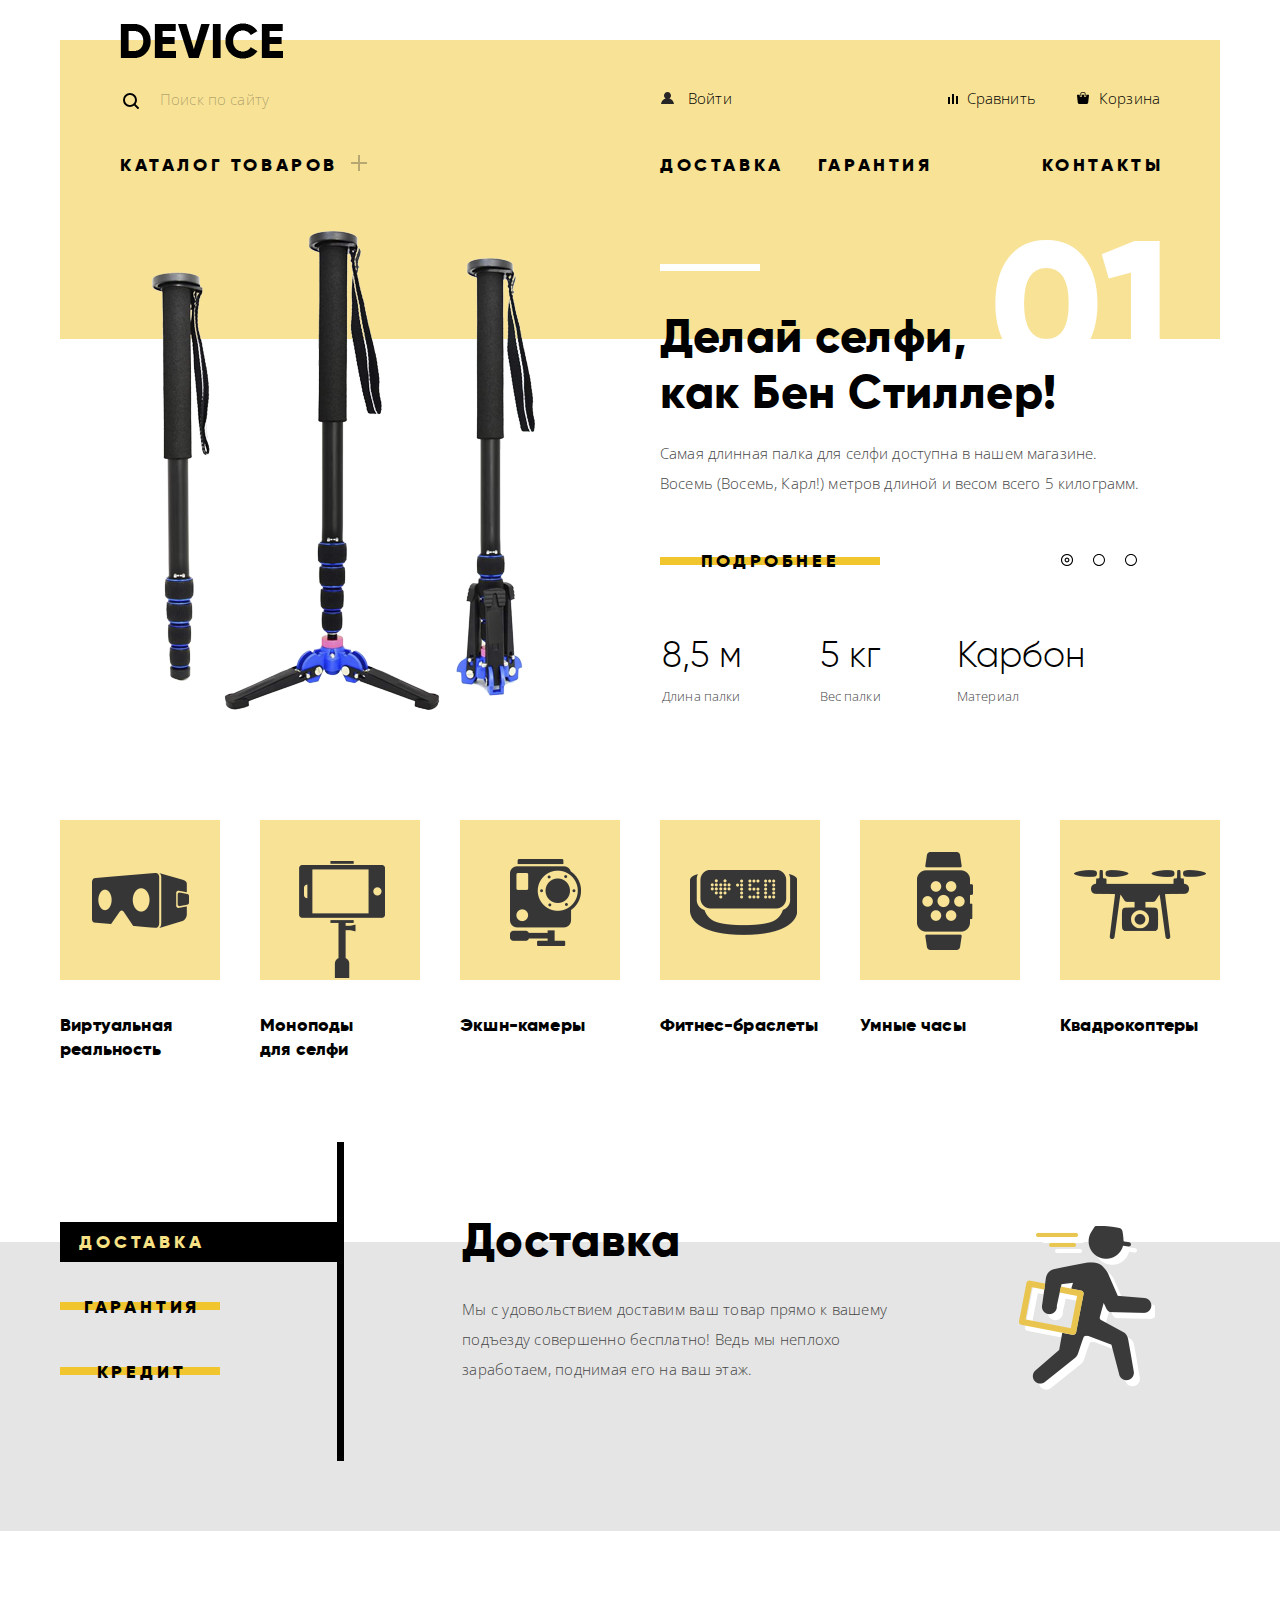
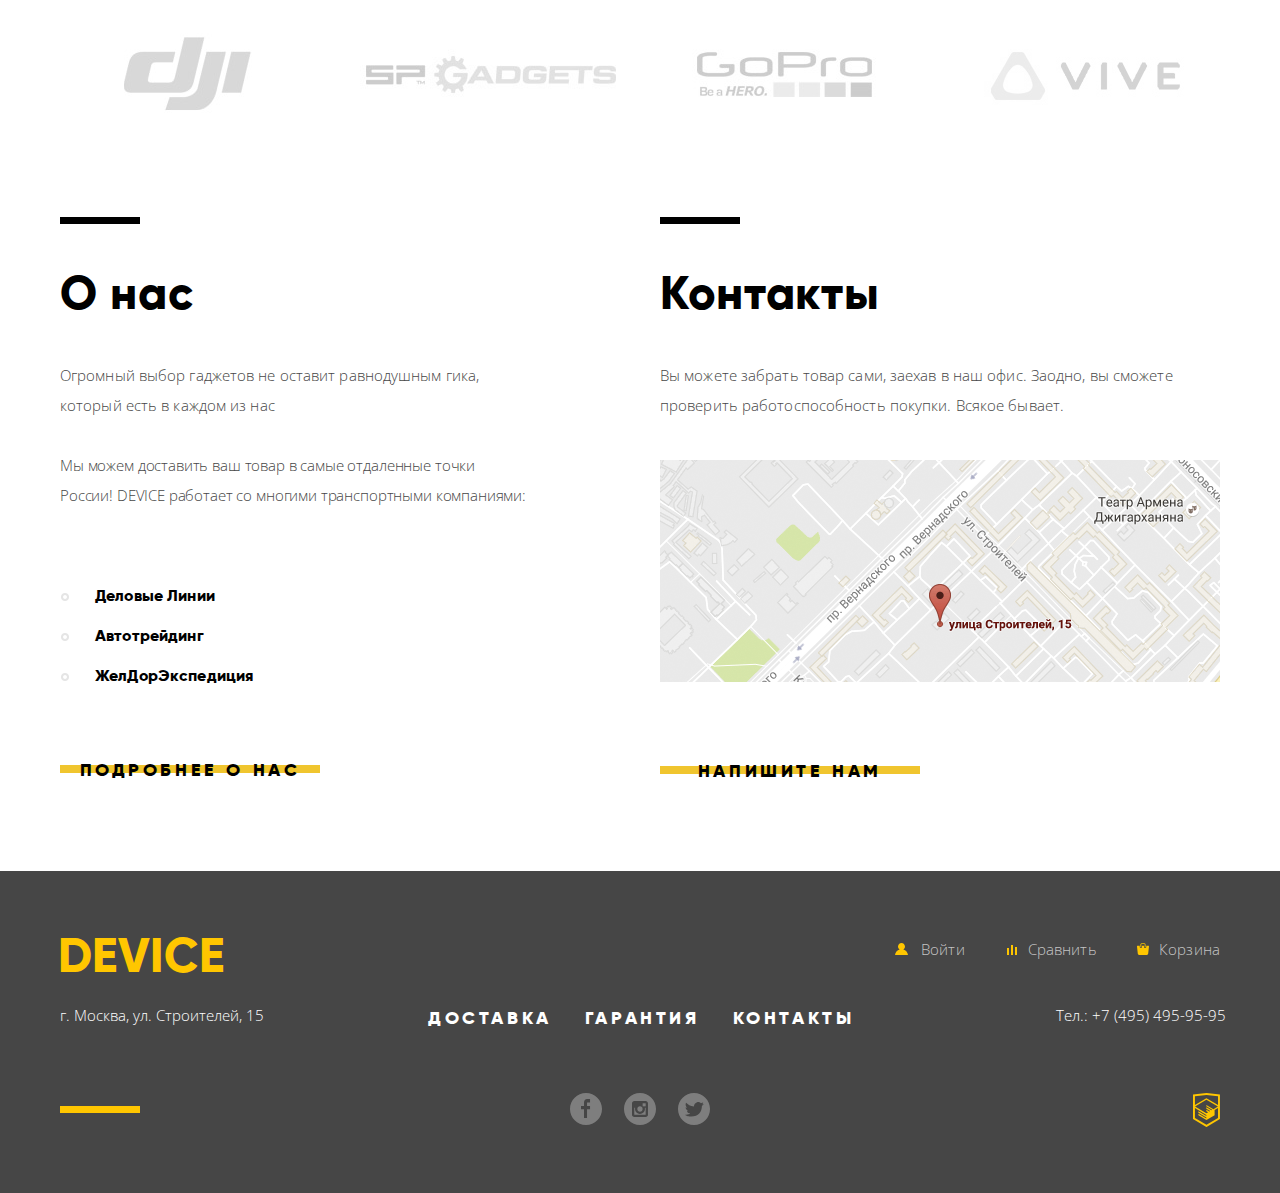
<file: index.html>
<!DOCTYPE html>
<html lang="ru">
<head>
  <meta charset="UTF-8">
  <meta name="format-detection" content="telephone=no">
  <title>Device</title>
  <link href="https://fonts.googleapis.com/css?family=Open+Sans:300,400&amp;subset=cyrillic" rel="stylesheet">
  <link rel="stylesheet" href="css/normalize.css">
  <link href="css/style.min.css" rel="stylesheet">
</head>
<body>
<div class="container">
  <header class="main-header">
    <div class="main-navigation-wrapper">
      <a class="logo"><img class="logo-img" src="img/logo.png" alt="Логотип Device" width="163" height="36"></a>
      <form class="header-form" action="#" method="get">
        <input type="search" name="search" class="header-form-search" placeholder="Поиск по сайту">
        <button class="form-search-btn" type="submit">Найти</button>
      </form>
      <div class="site-navigation">
        <ul class="site-navigation-list user-navigation-list">
          <li><a class="site-navigation-item navigation-item-user" href="#">Войти</a></li>
        </ul>
        <ul class="site-navigation-list store-navigation-list">
          <li><a class="site-navigation-item navigation-item-compare" href="#">Сравнить</a></li>
          <li><a class="site-navigation-item navigation-item-cart" href="#">Корзина</a></li>
        </ul>
      </div>
      <nav class="main-navigation">
        <ul class="goods-navigation">
          <li class="goods-navigation-item"><a href="#">каталог товаров</a>
            <div class="appearing-menu-wrapper">
              <ul class="goods-camera">
                <li class="appearing-menu-item"><a href="#">Виртуальная реальность</a></li>
                <li class="appearing-menu-item"><a href="catalog.html">Моноподы для селфи</a></li>
                <li class="appearing-menu-item"><a href="#">Экшн-камеры</a></li>
              </ul>
              <ul class="goods-watch">
                <li class="appearing-menu-item"><a href="#">Фитнес-браслеты</a></li>
                <li class="appearing-menu-item"><a href="#">Умные часы</a></li>
              </ul>
              <ul class="goods-copters">
                <li class="appearing-menu-item"><a href="#">Квадрокоптеры</a></li>
              </ul>
            </div>
          </li>
          <li class="goods-navigation-item"><a href="#">доставка</a></li>
          <li class="goods-navigation-item"><a href="#">гарантия</a></li>
          <li class="goods-navigation-item"><a href="#">контакты</a>
          </li>
        </ul>
      </nav>
    </div>
  </header>
</div>
<main>
  <h1 class="visually-hidden">Device</h1>
  <section class="slider">
    <h2 class="visually-hidden">Слайдер</h2>
    <div class="container">
      <input type="radio" name="toggle" id="slide1" checked>
      <input type="radio" name="toggle" id="slide2">
      <input type="radio" name="toggle" id="slide3">
      <div class="slider-item slider-first-item">
        <img src="img/slider-1.png" alt="Селфи-палка" width="384" height="486">
        <div class="slider-info">
          <p>Делай селфи, как&nbsp;Бен&nbsp;Стиллер!</p>
          <p>Самая длинная палка для селфи доступна в нашем магазине. Восемь (Восемь, Карл!) метров длиной и весом
            всего 5 килограмм.
          </p>
          <p><a class="slider-link" href="#">подробнее</a></p>
          <table class="slider-feature">
            <tr>
              <th>8,5 м</th>
              <th>5 кг</th>
              <th>Карбон</th>
            </tr>
            <tr>
              <td>Длина палки</td>
              <td>Вес палки</td>
              <td>Материал</td>
            </tr>
          </table>
        </div>
      </div>
      <div class="slider-item slider-second-item">
        <img src="img/slider-2.png" alt="фитнес-браслет" width="345" height="485">
        <div class="slider-info">
          <p><b>Худеем правильно!</b></p>
          <p>Мотивирующие фитнес-браслеты помогут найти в себе силы не пропускать занятия и соблюдать диету.
          </p>
          <p><a class="slider-link" href="#">подробнее</a></p>
          <table class="slider-feature">
            <tr>
              <th>48 часов</th>
            </tr>
            <tr>
              <td>Без подзарядки</td>
            </tr>
          </table>
        </div>
      </div>
      <div class="slider-item slider-third-item">
        <img src="img/slider-3.png" alt="квадрокоптер" width="526" height="334">
        <div class="slider-info">
          <p><b>Порхает как бабочка, жалит как пчела!</b></p>
          <p>Этот обычный, на первый взгляд, квадрокоптер оснащен мощным лазером, замаскированным под стандартную
            камеру.
          </p>
          <p><a class="slider-link" href="#">подробнее</a></p>
          <table class="slider-feature">
            <tr>
              <th>800 м</th>
              <th>50 м</th>
            </tr>
            <tr>
              <td>Дальность полета</td>
              <td>Радиус поражения</td>
            </tr>
          </table>
        </div>
      </div>
      <div class="slider-controls">
        <label for="slide1"></label>
        <label for="slide2"></label>
        <label for="slide3"></label>
      </div>
    </div>
  </section>
  <section class="popular">
    <h2 class="visually-hidden">Популярные товары</h2>
    <div class="container">
      <ul class="popular-goods">
        <li class="popular-goods-item">
          <p class="popular-goods-picture">
            <a href="catalog.html"><img src="img/popular-1.png" alt="Виртуальная реальность" width="97" height="55"></a>
          </p>
          <p><a href="catalog.html">Виртуальная реальность</a></p>
        </li>
        <li class="popular-goods-item">
          <p class="popular-goods-picture">
            <a href="catalog.html"><img src="img/popular-2.png" alt="Моноподы для селфи" width="86" height="117"></a>
          </p>
          <p>
            <a href="catalog.html">Моноподы для&nbsp;селфи</a>
          </p>
        </li>
        <li class="popular-goods-item">
          <p class="popular-goods-picture">
            <a href="catalog.html"><img src="img/popular-3.png" alt="Экшн-камеры" width="71" height="87"></a>
          </p>
          <p>
            <a href="catalog.html">Экшн-камеры</a>
          </p>
        </li>
        <li class="popular-goods-item">
          <p class="popular-goods-picture">
            <a href="catalog.html"><img src="img/popular-4.png" alt="Фитнес-браслеты" width="107" height="65"></a>
          </p>
          <p>
            <a href="catalog.html">Фитнес-браслеты</a>
          </p>
        </li>
        <li class="popular-goods-item">
          <p class="popular-goods-picture">
            <a href="catalog.html"><img src="img/popular-5.png" alt="Умные часы" width="56" height="98"></a>
          </p>
          <p>
            <a href="catalog.html">Умные часы</a>
          </p>
        </li>
        <li class="popular-goods-item">
          <p class="popular-goods-picture">
            <a href="catalog.html"><img src="img/popular-6.png" alt="Квадрокоптеры" width="132" height="69"></a>
          </p>
          <p>
            <a href="catalog.html">Квадрокоптеры</a>
          </p>
        </li>
      </ul>
    </div>
  </section>
  <section class="services">
    <h2 class="visually-hidden">Сервисы</h2>
    <div class="container services-container">
      <input type="radio" name="toggle-2" id="services-slide1" checked>
      <input type="radio" name="toggle-2" id="services-slide2">
      <input type="radio" name="toggle-2" id="services-slide3">
      <div class="services-controls">
        <p class="services-controls-text"><label for="services-slide1">доставка</label></p>
        <p class="services-controls-text"><label for="services-slide2">гарантия</label></p>
        <p class="services-controls-text"><label for="services-slide3">кредит</label></p>
      </div>
      <div class="services-delivery services-item">
        <h3>Доставка</h3>
        <p>Мы с удовольствием доставим ваш товар прямо к вашему подъезду совершенно бесплатно! Ведь мы неплохо
          заработаем, поднимая его на ваш этаж.</p>
      </div>
      <div class="warranty services-item">
        <h3>Гарантия</h3>
        <p>Если из-за возгорания купленного у нас товара у вас сгорит дом — не переживайте, мы выдадим вам
          новый. Товар,&nbsp;не&nbsp;дом,&nbsp;конечно же.</p>
      </div>
      <div class="credit services-item">
        <h3>Кредит</h3>
        <p>Залезть в долговую яму стало проще! Кредитные консультанты подберут для вас наиболее выгодные условия
          кредита. Выгодные для нашего банка, разумеется.</p>
      </div>
    </div>
  </section>
  <section class="logotypes">
    <h2 class="visually-hidden">Логотипы партнеров</h2>
    <div class="container">
      <ul class="logotypes-list">
        <li><a href="#"><img src="img/logo-1.jpg" alt="Логотип партнеров" width="260" height="100"></a></li>
        <li><a href="#"><img src="img/logo-3-1.jpg" alt="Логотип партнеров" width="260" height="100"></a></li>
        <li><a href="#"><img src="img/logo-3.jpg" alt="Логотип партнеров" width="260" height="100"></a></li>
        <li><a href="#"><img src="img/logo-4.jpg" alt="Логотип партнеров" width="260" height="100"></a></li>
      </ul>
    </div>
  </section>
  <section class="about-us">
    <h2 class="visually-hidden">О нас</h2>
    <div class="container">
      <div class="about-us-wrapper">
        <div class="info">
          <h3>О нас</h3>
          <p>Огромный выбор гаджетов не оставит равнодушным гика, который&nbsp;есть&nbsp;в каждом из нас</p>
          <p>Мы можем доставить ваш товар в самые отдаленные точки России!&nbsp;DEVICE&nbsp;работает&nbsp;со&nbsp;многими
            транспортными
            компаниями:</p>
          <ul class="companies">
            <li><a href="#">Деловые Линии</a></li>
            <li><a href="#">Автотрейдинг</a></li>
            <li><a href="#">ЖелДорЭкспедиция</a></li>
          </ul>
          <p><a class="about-us-info" href="#">подробнее о нас</a></p>
        </div>
        <div class="contacts">
          <h3>Контакты</h3>
          <p>Вы можете забрать товар сами, заехав в наш офис. Заодно, вы сможете проверить работоспособность покупки.
            Всякое бывает.</p>
          <p><a class="map-link" href="https://www.google.com/maps/place/%D1%83%D0%BB.+%D0%A1%D1%82%D1%80%D0%BE%D0%B8%D1%82%D0%B5%D0%BB%D0%B5%D0%B9,+15/@55.6870214,37.527284,16.91z/data=!4m6!3m5!1s0x46b54cf65f5c8955:0x694710ccd55501e!4b1!8m2!3d55.687031!4d37.529618"><img src="img/map.png" width="560" height="222" alt="карта"></a></p>
          <p><a class="login-link" href="#">напишите нам</a></p>
        </div>
      </div>
    </div>
  </section>
  <div class="container">
    <section class="modal modal-login">
      <h2 class="visually-hidden">Личный кабинет</h2>
      <form class="appointment-form form" action="https://echo.htmlacademy.ru" method="post">
        <div class="modal-login-wrapper">
          <p class="appointment-item">
            <label for="appointment-name">Ваше имя:</label>
            <input type="text" name="login" id="appointment-name" placeholder="Имя Фамилия">
          </p>
          <p class="appointment-item">
            <label for="appointment-email">Ваш e-mail:</label>
            <input type="email" name="email" id="appointment-email" placeholder="email@example.com">
          </p>
          <p class="appointment-item">
            <label for="appointment-letter">Текст письма:</label>
            <textarea name="latter" id="appointment-letter" placeholder="В свободной форме" rows="7"></textarea>
          </p>
          <button class="button" type="submit">отправить</button>
        </div>
      </form>
      <button class="modal-close" type="button">
        <svg xmlns="http://www.w3.org/2000/svg" width="55" height="55" viewBox="0 0 55 55">
          <path fill="#F0C52E" d="M27.5 0C12.312 0 0 12.312 0 27.5S12.312 55 27.5 55 55 42.688 55 27.5 42.688 0 27.5 0zm11.476 37.072l-1.486 1.426-9.99-9.574-9.987 9.574-1.488-1.426 9.988-9.573-9.987-9.573 1.487-1.425 9.987 9.573 9.988-9.573 1.487 1.425-9.989 9.574 9.99 9.572z"/>
        </svg>
      </button>
    </section>
    <section class="modal modal-map">
      <h2 class="visually-hidden">Карта</h2>
      <iframe src="https://www.google.com/maps/embed?pb=!1m18!1m12!1m3!1d5386.60806563052!2d37.52907762905295!3d55.686453407612774!2m3!1f0!2f0!3f0!3m2!1i1024!2i768!4f13.1!3m3!1m2!1s0x46b54cf65f5c8955%3A0x694710ccd55501e!2z0YPQuy4g0KHRgtGA0L7QuNGC0LXQu9C10LksIDE1LCDQnNC-0YHQutCy0LAsIDExOTMxMQ!5e0!3m2!1sru!2sru!4v1535996930277" width="960" height="559" style="border:0" allowfullscreen></iframe>
      <button class="modal-close modal-map-close" type="button">
         <svg xmlns="http://www.w3.org/2000/svg" width="55" height="55" viewBox="0 0 55 55"><path fill="#F0C52E" d="M27.5 0C12.312 0 0 12.312 0 27.5S12.312 55 27.5 55 55 42.688 55 27.5 42.688 0 27.5 0zm11.476 37.072l-1.486 1.426-9.99-9.574-9.987 9.574-1.488-1.426 9.988-9.573-9.987-9.573 1.487-1.425 9.987 9.573 9.988-9.573 1.487 1.425-9.989 9.574 9.99 9.572z"/></svg>
      </button>
    </section>
  </div>
  <footer class="main-footer">
    <div class="container">
      <div class="footer-top">
        <a class="logo-footer" href="#">DEVICE</a>
        <ul class="footer-user-menu footer-user-list">
          <li class="footer-top-item"><a class="footer-link-user" href="#">
            <svg version="1.1" id="Layer_1" xmlns="http://www.w3.org/2000/svg" xmlns:xlink="http://www.w3.org/1999/xlink" x="0px" y="0px" width="13px" height="12px" viewBox="0 0 13 12" enable-background="new 0 0 13 12" xml:space="preserve"><path fill="#272525" d="M0.032,12h12.937c-0.163-2.643-2.074-4.837-4.671-5.543C9.306,5.846,9.985,4.75,9.985,3.485 C9.985,1.561,8.425,0,6.5,0S3.015,1.561,3.015,3.485c0,1.264,0.68,2.361,1.688,2.972C2.106,7.163,0.194,9.357,0.032,12z"/></svg>
            <span>Войти</span></a>
          </li>
        </ul>
        <ul class="footer-user-menu footer-store-list">
          <li class="footer-top-item"><a class="footer-link-compare" href="#">
            <svg version="1.1" id="Layer_1.1" xmlns="http://www.w3.org/2000/svg" xmlns:xlink="http://www.w3.org/1999/xlink" x="0px" y="0px" width="10px" height="10px" viewBox="0 0 10 10" enable-background="new 0 0 10 10" xml:space="preserve"><rect x="8" y="2" width="1.984" height="8"/><rect y="3" width="1.984" height="7"/><rect x="4" width="2" height="10"/></svg>
            <span>Сравнить</span></a></li>
          <li class="footer-top-item"><a class="footer-link-cart" href="#">
            <svg version="1.1" id="Layer_1.2" xmlns="http://www.w3.org/2000/svg" xmlns:xlink="http://www.w3.org/1999/xlink" x="0px" y="0px" width="12px" height="12px" viewBox="0 0 12 12" enable-background="new 0 0 12 12" xml:space="preserve">
              <g>
                <path d="M11.864,3.017c-0.082-0.098-0.203-0.154-0.327-0.154H9.225V4.09c0,0.563-0.484,1.022-1.08,1.022c-0.594,0-1.078-0.458-1.078-1.022V2.863H4.909V4.09c0,0.563-0.485,1.022-1.08,1.022c-0.595,0-1.078-0.458-1.078-1.022V2.863H0.438c-0.125,0-0.243,0.056-0.327,0.154C0.028,3.115-0.012,3.245,0.003,3.375l0.776,7.134c0.015,0.806,0.642,1.455,1.411,1.455h7.595c0.77,0,1.396-0.649,1.411-1.455l0.776-7.134C11.987,3.245,11.946,3.115,11.864,3.017z"/>
                <path d="M3.829,4.499c0.239,0,0.433-0.184,0.433-0.409V1.84c0-0.632,0.672-1.022,1.295-1.022h1.079c0.655,0,1.078,0.401,1.078,1.022v2.25c0,0.225,0.194,0.409,0.431,0.409c0.239,0,0.433-0.184,0.433-0.409V1.84C8.577,0.773,7.761,0,6.636,0H5.557C4.367,0,3.398,0.826,3.398,1.84v2.25C3.398,4.315,3.592,4.499,3.829,4.499z"/>
              </g>
             </svg>
            <span>Корзина</span></a></li>
        </ul>
      </div>
      <div class="footer-middle">
        <p class="address">г. Москва, ул. Строителей, 15</p>
        <ul class="footer-site-menu">
          <li><a href="#">доставка</a></li>
          <li><a href="#">гарантия</a></li>
          <li><a href="#">контакты</a></li>
        </ul>
        <p class="phone-number">Тел.: +7 (495) 495-95-95</p>
      </div>
      <div class="footer-bottom">
        <ul class="social-buttons">
          <li><a href="#" class="social-button"><img src="img/facebook.svg" width="32" height="32" alt="facebook" title="facebook" aria-label="facebook"></a>
            </li>
          <li><a href="#" class="social-button"><img src="img/instagram.svg" width="32" height="32" alt="instagram" title="instagram" aria-label="instagram"></a>
            </li>
          <li><a href="#" class="social-button"><img src="img/twitter.svg" width="32" height="32" alt="twitter" title="twitter" aria-label="twitter"></a>
             </li>
        </ul>
        <p class="copyright">
          <a href="https://htmlacademy.ru/intensive/htmlcss" class="html-academy-logo">
            <svg version="1.1" id="Layer_1.3" xmlns="http://www.w3.org/2000/svg" xmlns:xlink="http://www.w3.org/1999/xlink" x="0px" y="0px" width="26.943px" height="34.09px" viewBox="0 0 26.943 34.09" enable-background="new 0 0 26.943 34.09" xml:space="preserve"><path d="M13.62,0.017L13.472,0L0,1.412v24.661l13.473,8.017l13.43-7.99l0.042-0.025V1.412L13.62,0.017z M25.019,12.127L13.495,5.334 L13.494,5.23l-0.087,0.05l-0.088-0.056v0.109L1.925,12.118V3.147l11.548-1.212l11.547,1.212V12.127z M13.405,6.787L24.923,13.5 l-4.479,2.64l-7.093-4.221l-0.014,1.415l5.904,3.513l-0.86,0.507l-5.03-2.992l-0.014,1.415l3.827,2.275l-0.782,0.523l-3.031-1.787 l-0.014,1.413l1.853,1.091l-1.8,1.081L2.034,13.622L13.405,6.787z M1.925,15.127l11.411,6.791l0.016,1.044L5.41,18.234L5.395,19.65 l7.979,4.795l0.018,1.076l-7.973-4.74l-0.013,1.414l8.021,4.822l0.046,0.025l8.143-4.872l-0.011-5.177l3.415-2.036v10.021 L13.472,31.85L1.925,24.979V15.127z"/></svg>
          </a>
        </p>
      </div>
    </div>
  </footer>
</main>
<script src="js/script.min.js"></script>
</body>
</html>
</file>
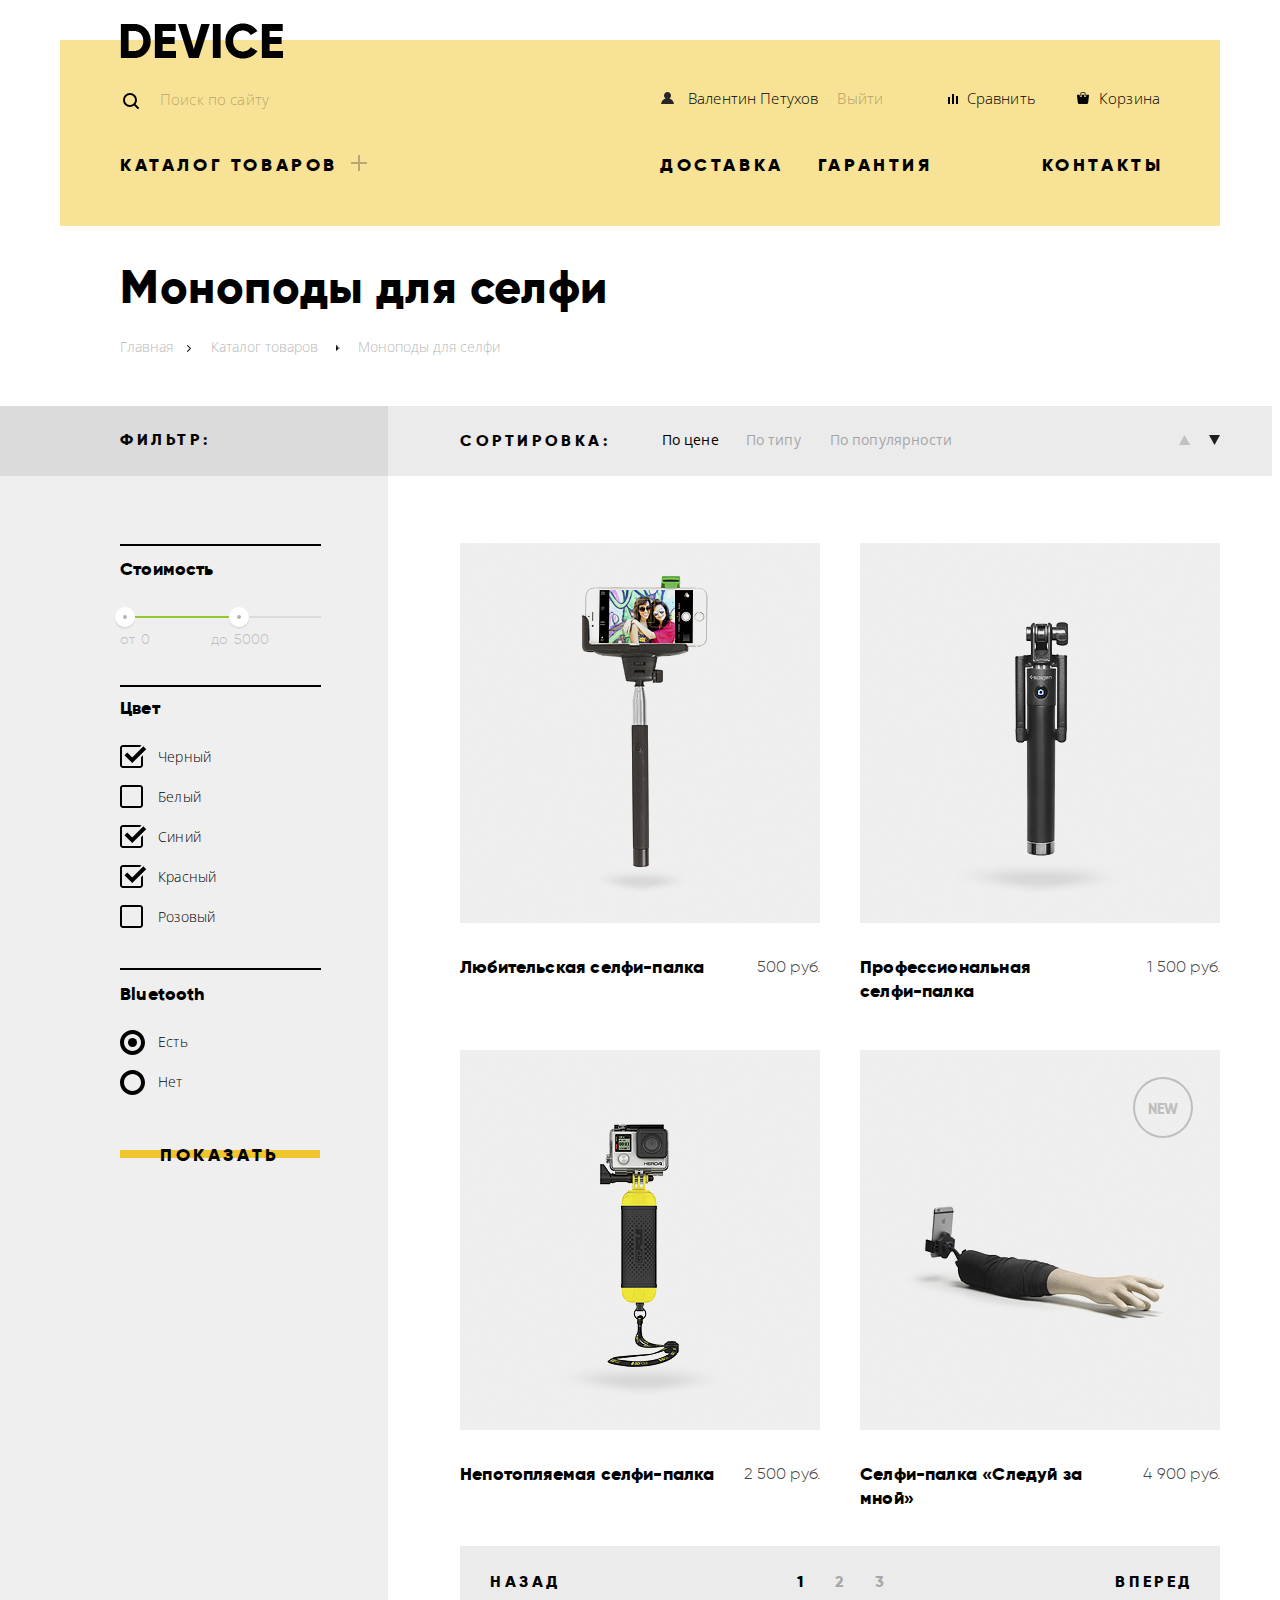
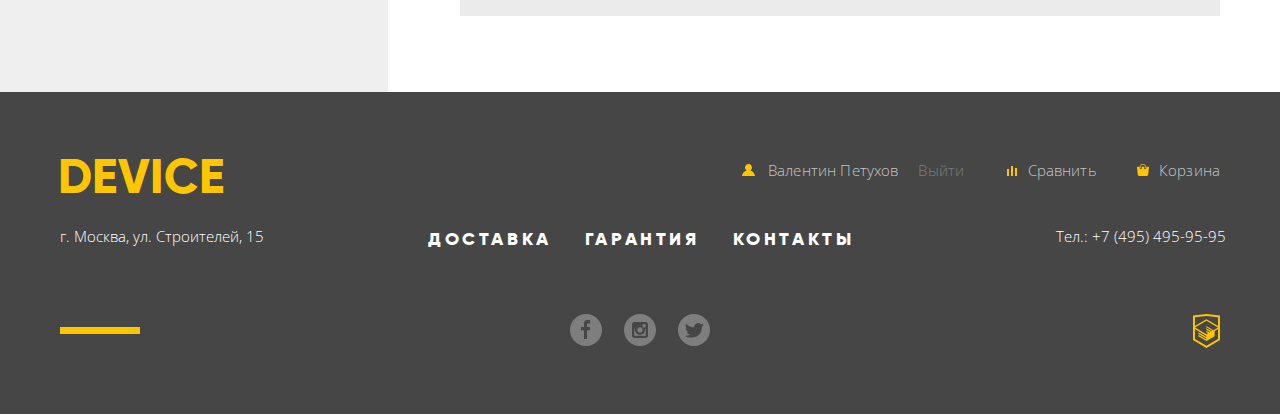
<file: catalog.html>
<!DOCTYPE html>
<html lang="ru">
<head>
  <meta charset="UTF-8">
  <meta name="format-detection" content="telephone=no">
  <title>Device</title>
  <link href="https://fonts.googleapis.com/css?family=Open+Sans:300,400&amp;subset=cyrillic" rel="stylesheet">
  <link rel="stylesheet" href="css/normalize.css">
  <link rel="stylesheet" href="css/style.min.css">
</head>
<body>
<div class="container">
  <header class="main-header catalog-page-header">
    <div class="main-navigation-wrapper">
      <a href="index.html" class="logo"><img class="logo-img" src="img/logo.png" alt="Логотип Device" width="163" height="36"></a>
      <form class="header-form" action="#" method="get">
        <input type="search" name="search" class="header-form-search" placeholder="Поиск по сайту">
        <button class="form-search-btn" type="submit">Найти</button>
      </form>
      <div class="site-navigation">
        <ul class="site-navigation-list user-navigation-list">
          <li><a class="site-navigation-item navigation-item-user" href="#">Валентин Петухов</a></li>
          <li><a class="navigation-item-exit" href="#">Выйти</a></li>
        </ul>
        <ul class="site-navigation-list store-navigation-list">
          <li><a class="site-navigation-item navigation-item-compare" href="#">Сравнить</a></li>
          <li><a class="site-navigation-item navigation-item-cart" href="#">Корзина</a></li>
        </ul>
      </div>
      <nav class="main-navigation">
        <ul class="goods-navigation">
          <li class="goods-navigation-item"><a href="catalog.html">каталог товаров</a>
            <div class="appearing-menu-wrapper">
              <ul class="goods-camera">
                <li class="appearing-menu-item"><a href="#">Виртуальная реальность</a></li>
                <li class="appearing-menu-item"><a href="catalog.html">Моноподы для селфи</a></li>
                <li class="appearing-menu-item"><a href="#">Экшн-камеры</a></li>
              </ul>
              <ul class="goods-watch">
                <li class="appearing-menu-item"><a href="#">Фитнес-браслеты</a></li>
                <li class="appearing-menu-item"><a href="#">Умные часы</a></li>
              </ul>
              <ul class="goods-copters">
                <li class="appearing-menu-item"><a href="#">Квадрокоптеры</a></li>
              </ul>
            </div>
          </li>
          <li class="goods-navigation-item"><a href="#">доставка</a></li>
          <li class="goods-navigation-item"><a href="#">гарантия</a></li>
          <li class="goods-navigation-item"><a href="#">контакты</a>
          </li>
        </ul>
      </nav>
    </div>
  </header>
</div>
<main>
  <div class="container">
    <h1 class="visually-hidden">Каталог товаров</h1>
    <h2 class="catalog-good-current">Моноподы для селфи</h2>
    <ul class="breadcrumbs">
      <li><a href="index.html">Главная</a>
        <svg version="1.1" id="Layer_4" xmlns="http://www.w3.org/2000/svg" xmlns:xlink="http://www.w3.org/1999/xlink" x="0px" y="0px" width="4px" height="7px" viewBox="0 0 4 7" enable-background="new 0 0 4 7" xml:space="preserve"><path d="M3.83,3.132L0.861,0.144c-0.197-0.199-0.516-0.199-0.713,0c-0.198,0.199-0.198,0.52,0,0.718l2.611,2.629L0.148,6.12c-0.198,0.2-0.198,0.521,0,0.72c0.098,0.099,0.228,0.148,0.356,0.148c0.129,0,0.259-0.05,0.357-0.148L3.83,3.852c0.098-0.099,0.147-0.229,0.147-0.36C3.978,3.362,3.928,3.231,3.83,3.132z"/></svg>
      </li>
      <li><a href="catalog.html">Каталог товаров</a>
        <svg version="1.1" id="Layer_5" xmlns="http://www.w3.org/2000/svg" xmlns:xlink="http://www.w3.org/1999/xlink" x="0px" y="0px" width="4px" height="7px" viewBox="0 0 4 7" enable-background="new 0 0 4 7" xml:space="preserve"><path d="M3.83,3.132L0.861,0.144c-0.197-0.199-0.516-0.199-0.713,0c-0.198,0.199-0.198,0.52,0,0.718l2.611,2.629L0.148,6.12-0.198,0.2-0.198,0.521,0,0.72c0.098,0.099,0.228,0.148,0.356,0.148c0.129,0,0.259-0.05,0.357-0.148L3.83,3.852c0.098-0.099,0.147-0.229,0.147-0.36C3.978,3.362,3.928,3.231,3.83,3.132z"/></svg>
      </li>
      <li class="breadcrumbs-current"><a>Моноподы для селфи</a></li>
    </ul>
  </div>
  <div class="catalog-columns container">
    <section class="filters">
      <h2 class="visually-hidden">Фильтры</h2>
      <div class="filters-title-wrapper">
        <p class="filters-title">Фильтр:</p>
      </div>
      <div class="filters-wrapper">
        <form class="filter" method="get" action="https://echo.htmlacademy.ru">
          <fieldset class="filter-range">
            <legend>Стоимость</legend>
            <div class="range-controls">
              <div class="scale">
                <div class="bar"></div>
              </div>
              <div class="range-toggle range-toggle-min"><span class="visually-hidden">цена от</span></div>
              <div class="range-toggle range-toggle-max"><span class="visually-hidden">цена до</span></div>
            </div>
            <div class="price-controls">
              <label class="min-price">от <input type="text" name="min-price" value="0"></label>
              <label class="max-price">до <input type="text" name="max-price" value="5000"></label>
            </div>
          </fieldset>
          <fieldset class="filter-checkbox">
            <legend>Цвет</legend>
            <ul class="filter-list">
              <li>
                <input type="checkbox" name="black" id="filter-black" checked>
                <label for="filter-black">Черный</label>
              </li>
              <li><input type="checkbox" name="white" id="filter-white">
                <label for="filter-white">Белый</label>
              </li>
              <li><input type="checkbox" name="blue" id="filter-blue" checked>
                <label for="filter-blue">Синий</label>
              </li>
              <li><input type="checkbox" name="red" id="filter-red" checked>
                <label for="filter-red">Красный</label>
              </li>
              <li><input type="checkbox" name="pink" id="filter-pink">
                <label for="filter-pink">Розовый</label>
              </li>
            </ul>
          </fieldset>
          <fieldset class="filter-radio">
            <legend>Bluetooth</legend>
            <ul class="filter-radio-list">
              <li>
                <input type="radio" name="radio" id="Bluetooth-yes" value="Filter-Bluetooth-yes" checked>
                <label for="Bluetooth-yes">Есть</label>
              </li>
              <li>
                <input type="radio" name="radio" id="Bluetooth-no" value="Filter-Bluetooth-no">
                <label for="Bluetooth-no">Нет</label>
              </li>
            </ul>
          </fieldset>
          <button type="submit"><span>Показать</span></button>
        </form>
      </div>
    </section>
    <section class="catalog">
      <div class="catalog-wrapper">
        <div class="sorting-list-wrapper">
          <p class="sorting-item-title">сортировка:</p>
          <ul class="sorting-list">
            <li class="sorting-item"><a>По цене</a></li>
            <li class="sorting-item"><a href="#">По типу</a></li>
            <li class="sorting-item"><a href="#">По популярности</a></li>
          </ul>
          <ul class="sorting-up-down">
            <li class="sorting-item-up"><a href="#" class="sorting-link">
              <svg xmlns="http://www.w3.org/2000/svg" width="11" height="10" viewBox="0 0 11 10" aria-label="уменьшение"><path fill="#231F20" d="M5.5 0L0 10h11z"/></svg>
            </a></li>
            <li class="sorting-item-down"><a href="#" class="sorting-link">
              <svg xmlns="http://www.w3.org/2000/svg" width="11" height="10" viewBox="0 0 11 10" aria-label="увеличение"><path fill="#231F20" d="M5.5 10L0 0h11"/></svg>
            </a></li>
          </ul>
        </div>
        <ul class="catalog-list">
          <li class="catalog-item">
            <div class="catalog-item-image">
              <a href="#">
                <img class="catalog-item-pic" src="img/item-1.png" alt="Любительская селфи-палка" width="360"
                     height="380">
              </a>
              <p class="catalog-item-basket">
                <button class="btn-catalog-item" type="button"><span>в корзину</span></button>
              </p>
              <p class="catalog-item-compare">
                <a href="#">Добавить к сравнению</a>
              </p>
            </div>
            <h3 class="catalog-item-title">
              <a class="goods-title" href="#">Любительская селфи-палка</a>
              <span class="catalog-item-price">500 руб.</span>
            </h3>
          </li>
          <li class="catalog-item">
            <div class="catalog-item-image">
              <a href="#">
                <img class="catalog-item-pic" src="img/item-2.png" alt="Профессиональная селфи-палка" width="360"
                     height="380">
              </a>
              <p class="catalog-item-basket">
                <button class="btn-catalog-item" type="button"><span>в корзину</span></button>
              </p>
              <p class="catalog-item-compare">
                <a href="#">Добавить к сравнению</a>
              </p>
            </div>
            <h3 class="catalog-item-title">
              <a class="goods-title" href="#">Профессиональная селфи-палка</a>
              <span class="catalog-item-price">1 500 руб.</span>
            </h3>
          </li>
          <li class="catalog-item">
            <div class="catalog-item-image">
              <a href="#">
                <img class="catalog-item-pic" src="img/item-3.png" alt="Непотопляемая селфи-палка" width="360"
                     height="380">
              </a>
              <p class="catalog-item-basket">
                <button class="btn-catalog-item" type="button"><span>в корзину</span></button>
              </p>
              <p class="catalog-item-compare">
                <a href="#">Добавить к сравнению</a>
              </p>
            </div>
            <h3 class="catalog-item-title">
              <a class="goods-title" href="#">Непотопляемая селфи-палка</a>
              <span class="catalog-item-price">2 500 руб.</span>
            </h3>
          </li>
          <li class="catalog-item label-new">
            <div class="catalog-item-image">
              <a href="#">
                <img class="catalog-item-pic" src="img/item-4.png" alt="Селфи-палка «Следуй за мной»" width="360"
                     height="380">
              </a>
              <p class="catalog-item-basket">
                <button class="btn-catalog-item" type="button"><span>в корзину</span></button>
              </p>
              <p class="catalog-item-compare">
                <a href="#">Добавить к сравнению</a>
              </p>
            </div>
            <h3 class="catalog-item-title">
              <a class="goods-title" href="#">Селфи-палка &#171;Следуй за мной&#187;</a>
              <span class="catalog-item-price">4 900 руб.</span>
            </h3>
          </li>
        </ul>
        <ul class="pagination-list">
          <li class="pagination-item pagination-item-backward">
            <a href="#">назад</a>
          </li>
          <li class="pagination-item current"><a href="#">1</a></li>
          <li class="pagination-item"><a href="#">2</a></li>
          <li class="pagination-item"><a href="#">3</a></li>
          <li class="pagination-item pagination-item-forward">
            <a href="#">вперед</a>
          </li>
        </ul>
      </div>
    </section>
  </div>
</main>
<footer class="main-footer main-footer-catalog">
  <div class="container">
    <div class="footer-top">
      <a class="logo-footer" href="index.html">DEVICE</a>
      <ul class="footer-user-menu footer-user-list">
        <li class="footer-top-item"><a class="footer-link-user" href="#">
          <svg version="1.1" id="Layer_1" xmlns="http://www.w3.org/2000/svg" xmlns:xlink="http://www.w3.org/1999/xlink" x="0px" y="0px" width="13px" height="12px" viewBox="0 0 13 12" enable-background="new 0 0 13 12" xml:space="preserve"><path fill="#272525" d="M0.032,12h12.937c-0.163-2.643-2.074-4.837-4.671-5.543C9.306,5.846,9.985,4.75,9.985,3.485C9.985,1.561,8.425,0,6.5,0S3.015,1.561,3.015,3.485c0,1.264,0.68,2.361,1.688,2.972C2.106,7.163,0.194,9.357,0.032,12z"/></svg>
          <span>Валентин Петухов</span></a></li>
        <li class="footer-top-item"><a href="#" class="footer-link-exit">Выйти</a></li>
      </ul>
      <ul class="footer-user-menu footer-store-list">
        <li class="footer-top-item"><a class="footer-link-compare" href="#">
          <svg version="1.1" id="Layer_1.1" xmlns="http://www.w3.org/2000/svg" xmlns:xlink="http://www.w3.org/1999/xlink" x="0px" y="0px" width="10px" height="10px" viewBox="0 0 10 10" enable-background="new 0 0 10 10" xml:space="preserve"><rect x="8" y="2" width="1.984" height="8"/><rect y="3" width="1.984" height="7"/><rect x="4" width="2" height="10"/></svg>
          <span>Сравнить</span></a></li>
        <li class="footer-top-item"><a class="footer-link-cart" href="#">
          <svg version="1.1" id="Layer_1.2" xmlns="http://www.w3.org/2000/svg" xmlns:xlink="http://www.w3.org/1999/xlink" x="0px" y="0px" width="12px" height="12px" viewBox="0 0 12 12" enable-background="new 0 0 12 12" xml:space="preserve"><g><path d="M11.864,3.017c-0.082-0.098-0.203-0.154-0.327-0.154H9.225V4.09c0,0.563-0.484,1.022-1.08,1.022c-0.594,0-1.078-0.458-1.078-1.022V2.863H4.909V4.09c0,0.563-0.485,1.022-1.08,1.022c-0.595,0-1.078-0.458-1.078-1.022V2.863H0.438c-0.125,0-0.243,0.056-0.327,0.154C0.028,3.115-0.012,3.245,0.003,3.375l0.776,7.134c0.015,0.806,0.642,1.455,1.411,1.455h7.595c0.77,0,1.396-0.649,1.411-1.455l0.776-7.134C11.987,3.245,11.946,3.115,11.864,3.017z"/>
             	<path d="M3.829,4.499c0.239,0,0.433-0.184,0.433-0.409V1.84c0-0.632,0.672-1.022,1.295-1.022h1.079c0.655,0,1.078,0.401,1.078,1.022v2.25c0,0.225,0.194,0.409,0.431,0.409c0.239,0,0.433-0.184,0.433-0.409V1.84C8.577,0.773,7.761,0,6.636,0H5.557C4.367,0,3.398,0.826,3.398,1.84v2.25C3.398,4.315,3.592,4.499,3.829,4.499z"/>
             </g>
             </svg>
          <span>Корзина</span></a></li>
      </ul>
    </div>
    <div class="footer-middle">
      <p class="address">г. Москва, ул. Строителей, 15</p>
      <ul class="footer-site-menu">
        <li><a href="#">доставка</a></li>
        <li><a href="#">гарантия</a></li>
        <li><a href="#">контакты</a></li>
      </ul>
      <p class="phone-number">Тел.: +7 (495) 495-95-95</p>
    </div>
    <div class="footer-bottom">
      <ul class="social-buttons">
        <li><a href="#" class="social-button"><img src="img/facebook.svg" width="32" height="32" alt="facebook" title="facebook" aria-label="facebook"></a></li>
        <li><a href="#" class="social-button"><img src="img/instagram.svg" width="32" height="32" alt="instagram" title="instagram" aria-label="instagram"></a>
        </li>
        <li><a href="#" class="social-button"><img src="img/twitter.svg" width="32" height="32" alt="twitter" title="twitter" aria-label="twitter"></a></li>
      </ul>
      <p class="copyright">
        <a href="https://htmlacademy.ru/intensive/htmlcss" class="html-academy-logo">
          <svg version="1.1" id="Layer_1.3" xmlns="http://www.w3.org/2000/svg" xmlns:xlink="http://www.w3.org/1999/xlink" x="0px" y="0px" width="26.943px" height="34.09px" viewBox="0 0 26.943 34.09" enable-background="new 0 0 26.943 34.09" xml:space="preserve"><path d="M13.62,0.017L13.472,0L0,1.412v24.661l13.473,8.017l13.43-7.99l0.042-0.025V1.412L13.62,0.017z M25.019,12.127L13.495,5.334 L13.494,5.23l-0.087,0.05l-0.088-0.056v0.109L1.925,12.118V3.147l11.548-1.212l11.547,1.212V12.127z M13.405,6.787L24.923,13.5 l-4.479,2.64l-7.093-4.221l-0.014,1.415l5.904,3.513l-0.86,0.507l-5.03-2.992l-0.014,1.415l3.827,2.275l-0.782,0.523l-3.031-1.787 l-0.014,1.413l1.853,1.091l-1.8,1.081L2.034,13.622L13.405,6.787z M1.925,15.127l11.411,6.791l0.016,1.044L5.41,18.234L5.395,19.65 l7.979,4.795l0.018,1.076l-7.973-4.74l-0.013,1.414l8.021,4.822l0.046,0.025l8.143-4.872l-0.011-5.177l3.415-2.036v10.021 L13.472,31.85L1.925,24.979V15.127z"/></svg>
        </a>
      </p>
    </div>
  </div>
</footer>
<script src="js/script.min.js"></script>
</body>
</html>
</file>
<file: css/style.min.css>
@font-face{font-family:"Gilroy";font-weight:300;font-style:normal;src:local("Gilroy-Light"),local("Gilroy Light"),url(../fonts/gilroylight.woff2) format("woff2"),url(../fonts/gilroylight.woff) format("woff")}@font-face{font-family:"Gilroy";font-weight:800;font-style:normal;src:local("Gilroy-ExtraBold"),local("Gilroy Extra Bold"),url(../fonts/gilroyextrabold.woff2) format("woff2"),url(../fonts/gilroyextrabold.woff) format("woff")}@font-face{font-family:"Open Sans";font-weight:300;font-style:normal;src:local("Open Sans Light"),url(../fonts/opensanslight.woff2) format("woff2"),url(../fonts/opensanslight.woff) format("woff")}@font-face{font-family:"Open Sans";font-weight:400;font-style:normal;src:local("Open Sans"),url(../fonts/opensans.woff2) format("woff2"),url(../fonts/opensans.woff) format("woff")}@keyframes bounce{0%{transform:translate(-50%,-2000px)}70%{transform:translate(-50%,calc(-50% + 30px))}90%{transform:translate(-50%,calc(-50% - 10px))}to{transform:translate(-50%,-50%)}}@keyframes shake{0%,to{transform:translate(-50%,-50%)}10%,30%,50%,70%,90%{transform:translate(calc(-50% - 10px),-50%)}20%,40%,60%,80%{transform:translate(calc(-50% + 10px),-50%)}}body{margin:0;padding:0;font-family:"Open Sans","Arial",sans-serif;font-size:15px;line-height:30px;font-weight:300;letter-spacing:.15px;color:#000;background-color:#fff}*,:before,:after{box-sizing:inherit}html{box-sizing:border-box}.content-box-component{box-sizing:content-box}img{max-width:100%}a{text-decoration:none;color:inherit}.visually-hidden{position:absolute;width:1px;height:1px;clip:rect(0,0,0,0)}.container{width:1200px;margin:0 auto;padding:0 20px}.main-navigation-wrapper{display:flex;flex-direction:column}.main-header{margin-top:40px;position:relative;background-color:#f7e296}.logo{position:absolute;top:-17px;left:60px;display:block}.logo:hover,.logo:focus{color:#000;opacity:.6}.logo:active{opacity:.3}input[type=search]{font-family:"Open Sans","Arial",sans-serif;font-size:15px;font-weight:300;line-height:30px;letter-spacing:.15px;color:#000;background-color:#f7e296;border:0}.header-form{position:absolute;left:60px;top:33px}.header-form input[type=search]{padding-left:40px;padding-right:10px;width:352px;min-height:49px;background-image:url(../img/search.svg);background-repeat:no-repeat;background-position:3px 18px;outline:0}.form-search-btn{position:relative;padding:9px 19px;font-family:"Open Sans","Arial",sans-serif;font-size:15px;font-weight:300;line-height:30px;letter-spacing:.15px;color:#000;background-color:#f7e296;border:2px solid #000;border-bottom:none;cursor:pointer;outline:0;opacity:0}.form-search-btn::before{content:"";position:absolute;top:48px;right:-2px;width:442px;height:2px;background-color:#000}.header-form-search::placeholder{color:rgba(0,0,0,.3)}.header-form-search:hover::placeholder{color:rgba(0,0,0,.6)}.header-form-search:focus{color:#000}.header-form-search:focus+.form-search-btn,.header-form-search+.form-search-btn:active{opacity:1}.form-search-btn:hover,.form-search-btn:focus{background-color:#000;color:#fff}.form-search-btn:active{background-color:#000;color:rgba(255,255,255,.3)}.site-navigation-item{font-family:"Open Sans","Arial",sans-serif;font-size:15px;font-weight:300;line-height:30px;letter-spacing:.15px;color:#000}.navigation-item-user,.navigation-item-compare,.navigation-item-cart{position:relative}.navigation-item-user::before{content:"";position:absolute;left:-27px;top:4px;display:block;width:13px;height:12px;background-image:url(../img/user.svg);background-repeat:no-repeat}.navigation-item-compare::before{content:"";position:absolute;left:-19px;top:6px;display:block;width:10px;height:10px;background-image:url(../img/compare.svg);background-repeat:no-repeat}.navigation-item-cart::before{content:"";position:absolute;left:-22px;top:4px;display:block;width:12px;height:12px;background-image:url(../img/cart.svg);background-repeat:no-repeat}.site-navigation{display:flex;padding:43px 60px 40px 0}.site-navigation-list{display:flex;flex-wrap:wrap;margin:0;padding:0;list-style:none}.user-navigation-list{margin-left:628px}.navigation-item-exit{margin-left:19px}.store-navigation-list{margin-left:auto}.navigation-item-cart{margin-left:63px}.site-navigation-item:hover,.site-navigation-item:focus{opacity:.6}.site-navigation-item:active,.navigation-item-exit{opacity:.3}.goods-navigation{display:flex;flex-wrap:wrap;margin:0;padding:0;list-style:none}.goods-navigation-item:nth-of-type(1){position:relative;margin-left:60px}.goods-navigation-item:nth-of-type(2){margin-left:322px}.goods-navigation-item:nth-of-type(3){margin-left:34px}.goods-navigation-item:nth-of-type(4){margin-left:109px}.goods-navigation-item>a{display:block;font-family:"Gilroy","Arial",sans-serif;font-size:18px;font-weight:800;line-height:24px;text-transform:uppercase;letter-spacing:3.6px;color:#000}.appearing-menu-wrapper{display:none}.goods-navigation-item:nth-of-type(1):hover .appearing-menu-wrapper{position:absolute;top:23px;left:-60px;display:flex;width:1160px;padding:21px 0 35px 0;background-color:#f7e296;z-index:5}.goods-navigation-item a:hover,.goods-navigation-item a:focus{opacity:.6}.goods-navigation-item a:active{opacity:.3}.goods-navigation-item:first-child{position:relative}.goods-navigation-item:first-child::after{content:"";position:absolute;left:231px;top:2px;display:block;width:16px;height:16px;background-image:url(../img/plus.svg);background-repeat:no-repeat;opacity:.3}.goods-camera,.goods-watch,.goods-copters{display:flex;flex-direction:column;flex-wrap:wrap;margin:0;padding:0;list-style:none}.goods-camera{margin:0 60px}.goods-watch{margin-right:75px}.appearing-menu-wrapper a{font-family:"Open Sans","Arial",sans-serif;font-size:15px;font-weight:300;line-height:36px;letter-spacing:.15px;color:#000}.appearing-menu-item a:hover,.appearing-menu-item a:focus{opacity:.6}.appearing-menu-item a:active{opacity:.3}.slider>.container{position:relative;min-height:700px;padding-bottom:20px;margin-bottom:86px}.slider-item{display:flex;justify-content:space-between;background:linear-gradient(#f7e296 163px,#fff 163px)}.slider-first-item,.slider-second-item,.slider-third-item{position:absolute;top:-1px;width:1160px}.slider-info{width:560px;padding-bottom:20px}.slider-item p{margin:0;padding:0}.slider-item p:first-of-type{position:relative;padding-top:132px;padding-bottom:18px;font-family:"Gilroy","Arial",sans-serif;font-size:47px;font-weight:800;line-height:56px;letter-spacing:.55px}.slider-item p:first-of-type::before{position:absolute;content:" ";top:88px;left:0;width:100px;height:7px;background-color:#fff}.slider-item p:first-of-type::after{position:absolute;content:"01";top:39px;left:330px;font-family:"Gilroy","Arial",sans-serif;font-size:179px;font-weight:800;line-height:179.2px;letter-spacing:1.36px;color:#fff}.slider-second-item p:first-of-type::after{content:"02";left:304px}.slider-third-item p:first-of-type::after{position:absolute;content:"03";left:302px;letter-spacing:4.36px;z-index:-1}.slider-item p:nth-of-type(2){padding-bottom:43px;font-family:"Open Sans","Arial",sans-serif;font-size:15px;font-weight:300;line-height:30px;letter-spacing:.15px;color:#464646}.slider-item p:nth-of-type(3){width:220px;text-align:center}.slider-link{display:block;padding:8px 0;font-family:"Gilroy","Arial",sans-serif;font-size:18px;font-weight:800;line-height:24px;text-transform:uppercase;letter-spacing:3.6px;color:#000;background-image:linear-gradient(to bottom,transparent 16px,#f0c52e 16px,#f0c52e 24px,transparent 24px)}.slider-link:hover,.slider-link:focus{background:#f0c52e}.slider-link:active{color:rgba(0,0,0,.3)}.slider-feature{margin-top:48px}.slider>.container{position:relative;min-height:557px}.slider-first-item{position:absolute}.slider-controls{position:absolute;top:367px;right:87px;z-index:3}.slider-feature th{margin:0;padding:0;padding-right:75px;padding-bottom:5px;font-family:"Gilroy","Arial",sans-serif;font-size:36px;font-weight:300;line-height:48px;letter-spacing:.1px}.slider-feature td{margin:0;padding:0;font-family:"Open Sans","Arial",sans-serif;font-size:13px;font-weight:300;line-height:20px;letter-spacing:.13px;color:#464646}.slider-first-item img{margin-top:51px;margin-left:91px}.slider-second-item img{margin-top:64px;margin-left:115px}.slider-third-item img{margin-top:117px;margin-left:30px}.slider-first-item p:first-of-type{margin-right:130px}.slider-first-item p:nth-of-type(2){margin-right:70px}.slider-second-item p:first-of-type{margin-right:290px}.slider-second-item p:nth-of-type(2){margin-right:110px}.slider-third-item p:first-of-type{margin-right:50px}.slider-third-item p:nth-of-type(2){margin-right:100px}.slider-third-item th{padding-right:57px}.slider input[type=radio]{display:none}.slider-controls label{display:inline-block;width:13px;height:13px;margin-right:15px;vertical-align:middle;background:url(../img/slider-button-empty.svg) no-repeat;background-size:12px;cursor:pointer}.slider-first-item,.slider-second-item,.slider-third-item{opacity:0}#slide1:checked~.slider-controls label[for=slide1],#slide2:checked~.slider-controls label[for=slide2],#slide3:checked~.slider-controls label[for=slide3]{background:url("../img/slider-button копия.png") no-repeat}#slide1:checked~.slider-first-item{opacity:1;z-index:2}#slide2:checked~.slider-second-item{opacity:1;z-index:2}#slide3:checked~.slider-third-item{opacity:1;z-index:2}.popular-goods{display:flex;flex-wrap:wrap;margin:0;padding:0;list-style:none}.popular-goods li:not(:last-child){margin-right:40px}.popular-goods{margin:0;padding:0;list-style:none}.popular-goods-picture{width:160px;height:160px;text-align:center;background-color:#f7e296}.popular-goods p{margin:0;padding:0}.popular-goods p:nth-of-type(2){max-width:160px;margin-top:33px}.popular-goods a{display:block;width:inherit;height:inherit;font-family:"Gilroy","Arial",sans-serif;font-size:18px;font-weight:800;line-height:24px;letter-spacing:.18px;color:#000}.popular-goods-item:nth-of-type(1) img{margin-top:53px}.popular-goods-item:nth-of-type(2) img{margin-top:41px;margin-left:3px}.popular-goods-item:nth-of-type(3) img{margin-top:39px;margin-left:11px}.popular-goods-item:nth-of-type(4) img{margin-top:50px;margin-left:7px}.popular-goods-item:nth-of-type(5) img{margin-top:32px;margin-left:10px}.popular-goods-item:nth-of-type(6) img{margin-top:50px}.popular-goods-picture a:hover,.popular-goods-picture a:focus{background-color:#f0c52e}.popular-goods-picture a:active img{opacity:.3}.popular{margin-bottom:81px}.services-item h3{width:250px;font-family:"Gilroy","Arial",sans-serif;font-size:47px;font-weight:800;line-height:48px;color:#000}.services-item p{font-family:"Open Sans","Arial",sans-serif;font-size:15px;font-weight:300;line-height:30px;color:#464646}.services{background:linear-gradient(#fff 100px,#e5e5e5 100px)}.services-container{position:relative;display:flex;padding-bottom:70px;margin-bottom:94px}.services-container>input{display:none}.services-controls{display:flex;flex-direction:column;padding-right:117px;padding-top:80px;padding-bottom:44px;border-right:7px solid #000}.services-controls-text:nth-child(1),.services-controls-text:nth-child(2),.services-controls-text:nth-child(3){position:relative}.services-controls-text{margin:0 0 25px 0;width:160px;padding:8px 0;text-align:center;font-family:"Gilroy","Arial",sans-serif;font-size:18px;font-weight:800;line-height:24px;text-transform:uppercase;letter-spacing:3.8px;color:#000;cursor:pointer;background-image:linear-gradient(to bottom,transparent 15px,#f0c52e 15px,#f0c52e 23px,transparent 23px)}.services-controls-text:nth-child(1) label{margin-left:4px}.services-controls-text:nth-child(2) label{margin-left:4px}.services-controls-text:nth-child(3) label{margin-left:3px}.services-controls-text:nth-child(1)::after,.services-controls-text:nth-child(2)::after,.services-controls-text:nth-child(3)::after{content:"";position:absolute;top:0;left:150px;width:132px;height:40px;visibility:hidden;background-color:#000}.services-controls-text:hover,.services-controls-text:focus{background-color:#f0c52e}.services-item h3,.services-item p{margin:0;padding:0}.services-item{padding-left:118px;padding-top:74px}.services-item h3{padding-bottom:30px}.services-delivery{background-image:url(../img/delivery.svg);background-repeat:no-repeat;background-position:675px 84px}.services-delivery h3{letter-spacing:.8px}.services-delivery p{padding-right:320px;letter-spacing:.25px}.services-delivery{position:relative}.warranty{background-image:url(../img/warranty.svg);background-repeat:no-repeat;background-position:660px 60px}.warranty h3{letter-spacing:.5px}.warranty p{padding-right:315px;letter-spacing:.19px}.credit{background-image:url(../img/credit.svg);background-repeat:no-repeat;background-position:652px 60px}.credit p{padding-right:320px;letter-spacing:.25px}#services-slide1:checked~.services-controls .services-controls-text:nth-child(1)::after,#services-slide2:checked~.services-controls .services-controls-text:nth-child(2)::after,#services-slide3:checked~.services-controls .services-controls-text:nth-child(3)::after{visibility:visible}#services-slide1:checked~.services-controls .services-controls-text:nth-child(1),#services-slide2:checked~.services-controls .services-controls-text:nth-child(2),#services-slide3:checked~.services-controls .services-controls-text:nth-child(3){background:#000;color:#f7e185}.credit,.services-delivery,.warranty{display:none}#services-slide1:checked~.services-delivery,#services-slide2:checked~.warranty,#services-slide3:checked~.credit{display:block}.logotypes-list{display:flex;flex-wrap:wrap;list-style:none;margin:0;padding:0}.logotypes-list{position:relative}.logotypes-list li:not(:last-child){margin-right:40px}.logotypes-list a::before{content:"";position:absolute;width:260px;height:100px;opacity:0}.logotypes-list li:first-child a::before{background:url(../img/logo-color-1.jpg)}.logotypes-list li:nth-child(2) a::before{background:url(../img/llogo-color-3-1.jpg)}.logotypes-list li:nth-child(3) a::before{background:url(../img/logo-color-3.jpg)}.logotypes-list li:nth-child(4) a::before{background:url(../img/logo-color-4.jpg)}.logotypes-list li a:hover::before{opacity:1}.logotypes{margin-bottom:60px}.info h3,.contacts h3{position:relative;margin:0;padding:0;padding-bottom:43px;font-family:"Gilroy","Arial",sans-serif;font-size:47px;font-weight:800;line-height:48px;letter-spacing:.65px;color:#000}.info p,.contacts p{margin:0;padding:0;font-family:'Open Sans',"Arial",sans-serif;font-weight:300;letter-spacing:.1px;color:#464646}.login-link,.about-us-info{font-family:"Gilroy","Arial",sans-serif;font-size:18px;font-weight:800;line-height:24px;text-transform:uppercase;letter-spacing:3.6px;color:#000}.companies{margin:0;padding:0;padding-left:35px;padding-bottom:54px;list-style:none}.companies li{position:relative}.companies li::before{content:"";position:absolute;left:-34px;top:17px;width:8px;height:8px;background-image:url(../img/companies-list-item.png)}.companies a{font-family:"Gilroy","Arial",sans-serif;font-size:16px;font-weight:800;line-height:40px;color:#000}.about-us-wrapper{display:flex;padding-top:75px;margin-bottom:80px}.info{min-width:600px}.info h3::before,.contacts h3::before{content:"";position:absolute;top:-52px;width:80px;height:7px;background-color:#000}.info p:nth-of-type(1){padding-right:130px;padding-bottom:30px}.info p:nth-of-type(2){padding-bottom:66px;letter-spacing:-.15px}.contacts p:nth-of-type(1){padding-bottom:40px}.contacts p:nth-child(3){padding-bottom:60px}.info p:nth-of-type(3),.contacts p:nth-of-type(3){width:260px;text-align:center}.about-us-info,.login-link{display:block;padding:8px 0;width:inherit;background-image:linear-gradient(to bottom,transparent 15px,#f0c52e 15px,#f0c52e 23px,transparent 23px)}.about-us-info:hover,.login-link:hover{background-color:#f0c52e}.about-us-info:active,.login-link:active{color:rgba(0,0,0,.3)}.appointment-form input[type=text],.appointment-form input[type=email],.appointment-form textarea{font-family:"Open Sans","Arial",sans-serif;font-size:14px;font-weight:400;line-height:18px;color:#464646;opacity:.4}.appointment-form label{font-family:"Gilroy","Arial",sans-serif;font-size:18px;font-weight:800;line-height:24px;color:#000}.appointment-form button[type=submit]{font-family:"Gilroy","Arial",sans-serif;font-size:18px;font-weight:800;line-height:24px;text-transform:uppercase;letter-spacing:3.6px;color:#000;border:0}.modal-close{opacity:.5;border:0}.modal-close:hover,.modal-close:focus{opacity:1;cursor:pointer}.modal-close:active{opacity:.3}.modal p{margin:0;padding:0}.modal-login p{display:flex;flex-direction:column}.modal-login{position:fixed;display:none;top:50%;left:50%;transform:translate(-50%,-50%);width:960px;background-color:#fff;box-shadow:0 10px 20px rgba(4,6,6,.2);z-index:10}.modal-map{position:fixed;display:none;top:50%;left:50%;transform:translate(-50%,-50%);width:960px;height:559px;background-color:#fff;box-shadow:0 10px 20px rgba(4,6,6,.2);z-index:10}.modal-map iframe{position:relative}.modal-map button{background-color:transparent}.modal-show{display:block;animation-name:bounce;animation-duration:.6s}.modal-error{animation-name:shake;animation-duration:.6s}.modal-login-wrapper{display:flex;justify-content:space-between;flex-wrap:wrap;padding:95px 100px 77px 100px}.modal-login input[type=text],.modal-login input[type=email],.modal-login textarea{background-color:#f3f3f3;border:0}.modal-login input[type=text],.modal-login input[type=email]{width:360px;padding:16px 20px;margin-top:7px}.modal-login input[type=text]:hover,.modal-login input[type=email]:hover,.modal-login textarea:hover{background-color:#eaeaea}.modal-login input[type=text]:focus,.modal-login input[type=email]:focus,.modal-login textarea:focus{outline:3px solid #f0c52e}.modal-login input[type=text]:invalid,.modal-login input[type=email]:invalid{background-color:#f6dada}.modal-login textarea{width:760px;padding:16px 20px}.appointment-item:last-of-type{margin-top:34px}.appointment-item:last-of-type label{padding-bottom:7px}.modal-close{position:absolute;top:23px;right:15px;background-color:transparent}.modal-login .button{margin-top:39px;width:200px;text-align:center;padding:8px 0;background-image:linear-gradient(to bottom,transparent 15px,#f0c52e 15px,#f0c52e 23px,transparent 23px)}.modal-login .button:hover,.modal-login .button:focus{background-color:#f0c52e}.appointment-form button[type=submit]:active{color:rgba(0,0,0,.3)}.modal-map{position:fixed}.main-footer{background-color:#464646}.main-footer .container{display:flex;flex-direction:column}.logo-footer{margin-top:20px;margin-left:-2px;font-family:"Gilroy","Arial",sans-serif;font-size:48px;font-weight:800;text-transform:uppercase;letter-spacing:.48px;color:#ffc600}.logo-footer:hover,.logo-footer:focus{opacity:.6}.logo-footer:active{opacity:.3}.footer-top-item path{fill:#ffc600}.footer-top-item a:hover path,.footer-top-item a:focus path{opacity:.6}.footer-top-item a:active path{opacity:.3}.footer-top-item span{padding-left:6px;font-family:"Open Sans","Arial",sans-serif;font-size:15px;font-weight:300;line-height:30px;letter-spacing:.15px;color:rgba(255,255,255,.7)}.footer-top-item a:hover span,.footer-top-item a:focus span{color:#fff}.footer-top-item a:active span{color:rgba(255,255,255,.3)}.footer-link-compare svg{fill:#ffc600}.footer-link-compare:hover svg,.footer-top-item:nth-of-type(2) a:focus svg{opacity:.6}.footer-link-compare:active svg{opacity:.3}.address,.phone-number{color:#fff}.footer-site-menu a{font-family:"Gilroy","Arial",sans-serif;font-size:18px;font-weight:800;line-height:24px;text-transform:uppercase;letter-spacing:3.6px;color:#fff}.footer-site-menu a:hover,.footer-site-menu a:focus{opacity:.6}.footer-site-menu a:active{opacity:.3}.social-button{opacity:.3}.social-button:hover,.social-button:focus{opacity:.6}.social-button:active{opacity:.1}.html-academy-logo path{fill:#ffc600}.html-academy-logo:hover path,.html-academy-logo:focus path{opacity:.6}.html-academy-logo:active path{opacity:.3}.footer-top{display:flex;padding-top:50px;padding-bottom:4px}.footer-user-menu{display:flex;flex-wrap:wrap;margin:0;padding:0;padding-top:13px;list-style:none}.footer-user-list{margin-left:670px}.main-footer-catalog .footer-user-list{margin-left:517px}.footer-link-exit{padding-left:20px;font-family:"Open Sans","Arial",sans-serif;font-size:15px;font-weight:300;line-height:30px;letter-spacing:.15px;color:rgba(255,255,255,.3)}.footer-link-user span{padding-left:9px}.footer-store-list{margin-left:auto}.footer-link-cart{margin-left:40px}.footer-middle{display:flex;margin-top:25px}.footer-middle p{margin:0;padding:0;letter-spacing:0;white-space:nowrap}.footer-site-menu{display:flex;margin:0;padding:0;padding-left:164px;padding-top:3px;list-style:none}.footer-site-menu li:not(:first-child){padding-left:33px}.footer-middle .phone-number{padding-left:202px}.footer-bottom{position:relative;display:flex;margin-top:60px;padding-bottom:57px}.footer-bottom::before{content:"";position:absolute;top:13px;width:80px;height:7px;background-color:#ffc600}.social-buttons{display:flex;flex-wrap:wrap;margin:0;padding:0;margin-left:510px;list-style:none}.social-buttons li:not(:first-child){padding-left:22px}.copyright{margin:0;padding:0;margin-left:auto}.catalog-page-header{margin-bottom:37px;padding-bottom:49px}.catalog-good-current{margin:0;padding:0;margin-left:60px;margin-bottom:20px;font-family:"Gilroy","Arial",sans-serif;font-size:47px;font-weight:800;line-height:48px;letter-spacing:.6px;color:#000}.breadcrumbs{display:flex;flex-wrap:wrap;margin:0;padding:0;margin-left:60px;padding-bottom:45px;list-style:none}.breadcrumbs li{padding-right:20px}.breadcrumbs a{padding-right:10px;font-family:"Open Sans","Arial",sans-serif;font-size:14px;font-weight:300;line-height:24px;letter-spacing:.001px;color:#000;opacity:.3}.breadcrumbs li:nth-child(2){padding-right:18px}.breadcrumbs li:nth-child(2) a{padding-right:14px}.breadcrumbs a:hover,.breadcrumbs a:focus{opacity:1;cursor:pointer}.breadcrumbs a:active{opacity:.1}.catalog-columns{display:flex}.filters{position:relative;background-color:#efefef}.filters::before{content:"";position:absolute;top:0;right:328px;width:calc((100vw - 328px)/2);height:100%;background-image:linear-gradient(#dbdbdb 70px,#efefef 70px)}.filters-title-wrapper{width:328px;min-height:70px;margin:0;padding:0;font-family:"Gilroy","Arial",sans-serif;font-size:16px;font-weight:800;line-height:24px;text-transform:uppercase;letter-spacing:3.6px;color:#000;background-color:#dbdbdb}.filter legend{color:#000;font-family:"Gilroy","Arial",sans-serif;font-size:18px;font-weight:800;line-height:24px;letter-spacing:.18px}.filters-title,.filters-wrapper{margin:0;padding:0;margin-left:60px}.filters-title{padding-top:22px}.filters fieldset{border:0}.filter-list{margin:0;padding:0;padding-bottom:31px;list-style:none;border-bottom:2px solid #000}.filter fieldset{margin:0;padding:0}.filters-wrapper{padding-right:67px;padding-top:68px}.filter{border-top:2px solid #000}.filter-range legend{padding-top:11px;padding-bottom:35px}.price-controls input[type=text]{width:50px;background-color:#efefef;border:0;line-height:24px}.price-controls label{margin:0;padding:0;color:#000;opacity:.2;font-family:"Gilroy","Arial",sans-serif;font-size:14px;font-weight:300;line-height:24px}.price-controls .max-price{padding-left:17px}.range-controls{position:relative;padding-bottom:5px}.range-controls .scale{height:2px;background-color:#dbdbdb}.range-controls .bar{width:60%;height:2px;background-color:#91c92f}.range-toggle{position:absolute;top:-9px;width:4px;height:4px;background:#b4b4b4;border:8px solid #fff;box-sizing:content-box;border-radius:50%;box-shadow:0 2px 1px #dbdbdb;cursor:pointer}.range-toggle-min{left:-5px}.range-toggle-max{left:54%}.range-toggle:hover,.range-toggle:focus{transform:scale(1.1)}.filters .filter-range{padding-bottom:32px;border-bottom:2px solid #000}.filter-checkbox legend{padding-top:9px;padding-bottom:17px}.filter-radio legend{padding-top:12px}.filter-radio-list{margin:0;padding:0;padding-bottom:35px;list-style:none;padding-top:16px}input[type=checkbox],input[type=radio]{opacity:0}input[type=checkbox]+label,input[type=radio]+label{position:relative;padding-left:21px;color:#000;font-family:"Open Sans","Arial",sans-serif;font-size:14px;font-weight:300;line-height:40px;letter-spacing:.14px}input[type=checkbox]+label::before,input[type=checkbox]+label::before{content:"";position:absolute;left:-17px;top:-2px;width:27px;height:23px;background-image:url(../img/checkbox-off.svg);background-repeat:no-repeat}input[type=radio]+label::before{content:"";position:absolute;left:-17px;top:-2px;width:26px;height:26px;background-image:url(../img/radio-off.svg);background-repeat:no-repeat}input[type=radio]:focus+label::before,input[type=checkbox]:focus+label::before{outline:#3b99fc auto 5px}input[type=checkbox]:checked+label::before{background-image:url(../img/checkbox-on.svg)}input[type=radio]:checked+label::before{background-image:url(../img/radio-on.svg)}input[type=checkbox]+label:hover::before,input[type=radio]+label:hover::before,input[type=checkbox]+label:focus::before,input[type=radio]+label:focus::before{opacity:.6;cursor:pointer}input[type=checkbox]+label:active::before,input[type=radio]+label:active::before{opacity:1;cursor:pointer}.filter button{padding:8px 0;width:200px;text-align:center;color:#000;font-family:"Gilroy","Arial",sans-serif;font-size:18px;font-weight:800;text-transform:uppercase;letter-spacing:3.6px;border:0;background-color:inherit;background-image:linear-gradient(to bottom,transparent 13px,#f0c52e 13px,#f0c52e 21px,transparent 21px)}.filter button:hover,.filter button:focus{background-color:#f0c52e}.filter button:active span{opacity:.3}.catalog-wrapper{position:relative;display:flex;flex-direction:column;padding-bottom:76px}.sorting-list-wrapper{display:flex;position:relative;align-items:center;height:70px;background-color:#ebebeb}.sorting-list-wrapper::before{content:"";position:absolute;top:0;left:832px;width:calc((100vw - 1176px)/2);height:100%;background-color:#ebebeb}.sorting-item-title{margin-left:72px;font-family:"Gilroy","Arial",sans-serif;font-size:16px;font-weight:800;line-height:24px;text-transform:uppercase;letter-spacing:3.6px;color:#000}.sorting-item:nth-of-type(1) a,.sorting-item:nth-of-type(2) a,.sorting-item:nth-of-type(3) a{font-family:"Open Sans","Arial",sans-serif;font-size:14px;font-weight:400;line-height:18px;color:#000}.sorting-item:nth-of-type(2) a,.sorting-item:nth-of-type(3) a{opacity:.3}.sorting-item a:hover,.sorting-item a:focus{opacity:.6}.sorting-item a:active{opacity:1}.sorting-item-up a:hover,.sorting-item-up a:focus,.sorting-item-down a:hover,.sorting-item-down a:focus{opacity:.4}.sorting-item-up a:active,.sorting-item-down a:active{opacity:1}.sorting-item-up a{opacity:.2}.sorting-up-down,.sorting-list{display:flex;margin:0;padding:0;padding-bottom:5px;list-style:none}.sorting-list{padding-left:51px}.sorting-item:nth-child(2){padding-left:27px}.sorting-item:nth-child(3){padding-left:29px}.sorting-item-down{padding-left:19px}.sorting-up-down{margin-left:auto}.catalog-list{display:flex;flex-wrap:wrap;max-width:760px;margin:0;padding:0;margin-left:72px;padding-top:20px;padding-bottom:36px;list-style:none}.catalog-list p{margin:0;padding:0}.catalog-item{margin-top:47px;max-width:360px}.catalog-item:nth-of-type(even){margin-left:40px}.goods-title{max-width:260px;font-family:"Gilroy","Arial",sans-serif;font-size:18px;font-weight:800;line-height:24px;letter-spacing:.18px;color:#000}.catalog-item-price{margin-left:auto;font-family:"Gilroy","Arial",sans-serif;font-size:16px;font-weight:300;line-height:24px;letter-spacing:.16px;color:#464646;white-space:nowrap}.catalog-item-title{display:flex;margin:0;padding:0;padding-top:23px}.catalog-item{position:relative}.catalog-item:nth-child(2) .catalog-item-price{padding-left:50px}.catalog-item:nth-child(2) .goods-title{max-width:230px}.label-new::before{content:"new";position:absolute;width:60px;height:61px;top:27px;right:27px;border:2px solid #000;border-radius:50%;font-family:"Gilroy","Arial",sans-serif;font-size:14px;font-weight:800;line-height:61px;text-transform:uppercase;letter-spacing:.25px;color:#000;opacity:.2;text-align:center;z-index:3}.catalog-item-basket{width:200px;text-align:center}.btn-catalog-item{display:block;width:200px;padding:8px 0;margin-left:auto;margin-right:auto;font-family:"Gilroy","Arial",sans-serif;font-size:18px;font-weight:800;line-height:24px;text-transform:uppercase;letter-spacing:3.6px;color:#000;background-color:transparent;background-image:linear-gradient(to bottom,transparent 15px,#f0c52e 15px,#f0c52e 23px,transparent 23px);border:0}.btn-catalog-item:hover,.btn-catalog-item:focus{background:#f0c52e}.btn-catalog-item:active span{opacity:.3}.catalog-item-compare a{font-family:"Open Sans","Arial",sans-serif;font-size:13px;font-weight:300;line-height:36px;letter-spacing:.13px;color:#000;opacity:.5}.catalog-item-compare a:hover,.catalog-item-compare a:focus{opacity:1}.catalog-item-compare a:active{opacity:.2}.catalog-item-image{position:relative}.catalog-item-basket,.catalog-item-compare{position:absolute;opacity:0}.catalog-item-basket{top:174px;left:82px}.catalog-item-compare{top:219px;left:110px}.catalog-item-image:hover .catalog-item-pic{opacity:.7}.catalog-item-image:hover .catalog-item-basket,.catalog-item-image:hover .catalog-item-compare{opacity:1}.pagination-item a{font-family:"Gilroy","Arial",sans-serif;font-size:16px;font-weight:800;line-height:24px;text-transform:uppercase;letter-spacing:3.6px;color:#000}.pagination-item:nth-of-type(3) a,.pagination-item:nth-of-type(4) a,.pagination-item-backward:active,.pagination-item-forward:active{color:rgba(0,0,0,.3)}.pagination-item:not(:first-of-type):not(:last-of-type) a:hover,.pagination-item:not(:first-of-type):not(:last-of-type) a:focus{color:rgba(0,0,0,.6)}.pagination-item:not(:first-of-type):not(:last-of-type) a:active{color:#000}.pagination-list{display:flex;align-items:center;margin:0;padding:0;margin-left:72px;height:70px;list-style:none;background-color:#ebebeb}.pagination-item-backward a{padding:26px 30px 25px 30px}.pagination-item-forward{margin-left:auto}.pagination-item-forward a{padding:26px 27px 25px 30px}.pagination-item-backward a:hover,.pagination-item-forward a:hover{background-color:#d9d9d9}.pagination-item-backward a:active,.pagination-item-forward a:active{color:rgba(0,0,0,.3)}.pagination-item:nth-child(2) a{margin-left:206px}.pagination-item:nth-child(3) a,.pagination-item:nth-child(4) a{margin-left:28px}
</file>
